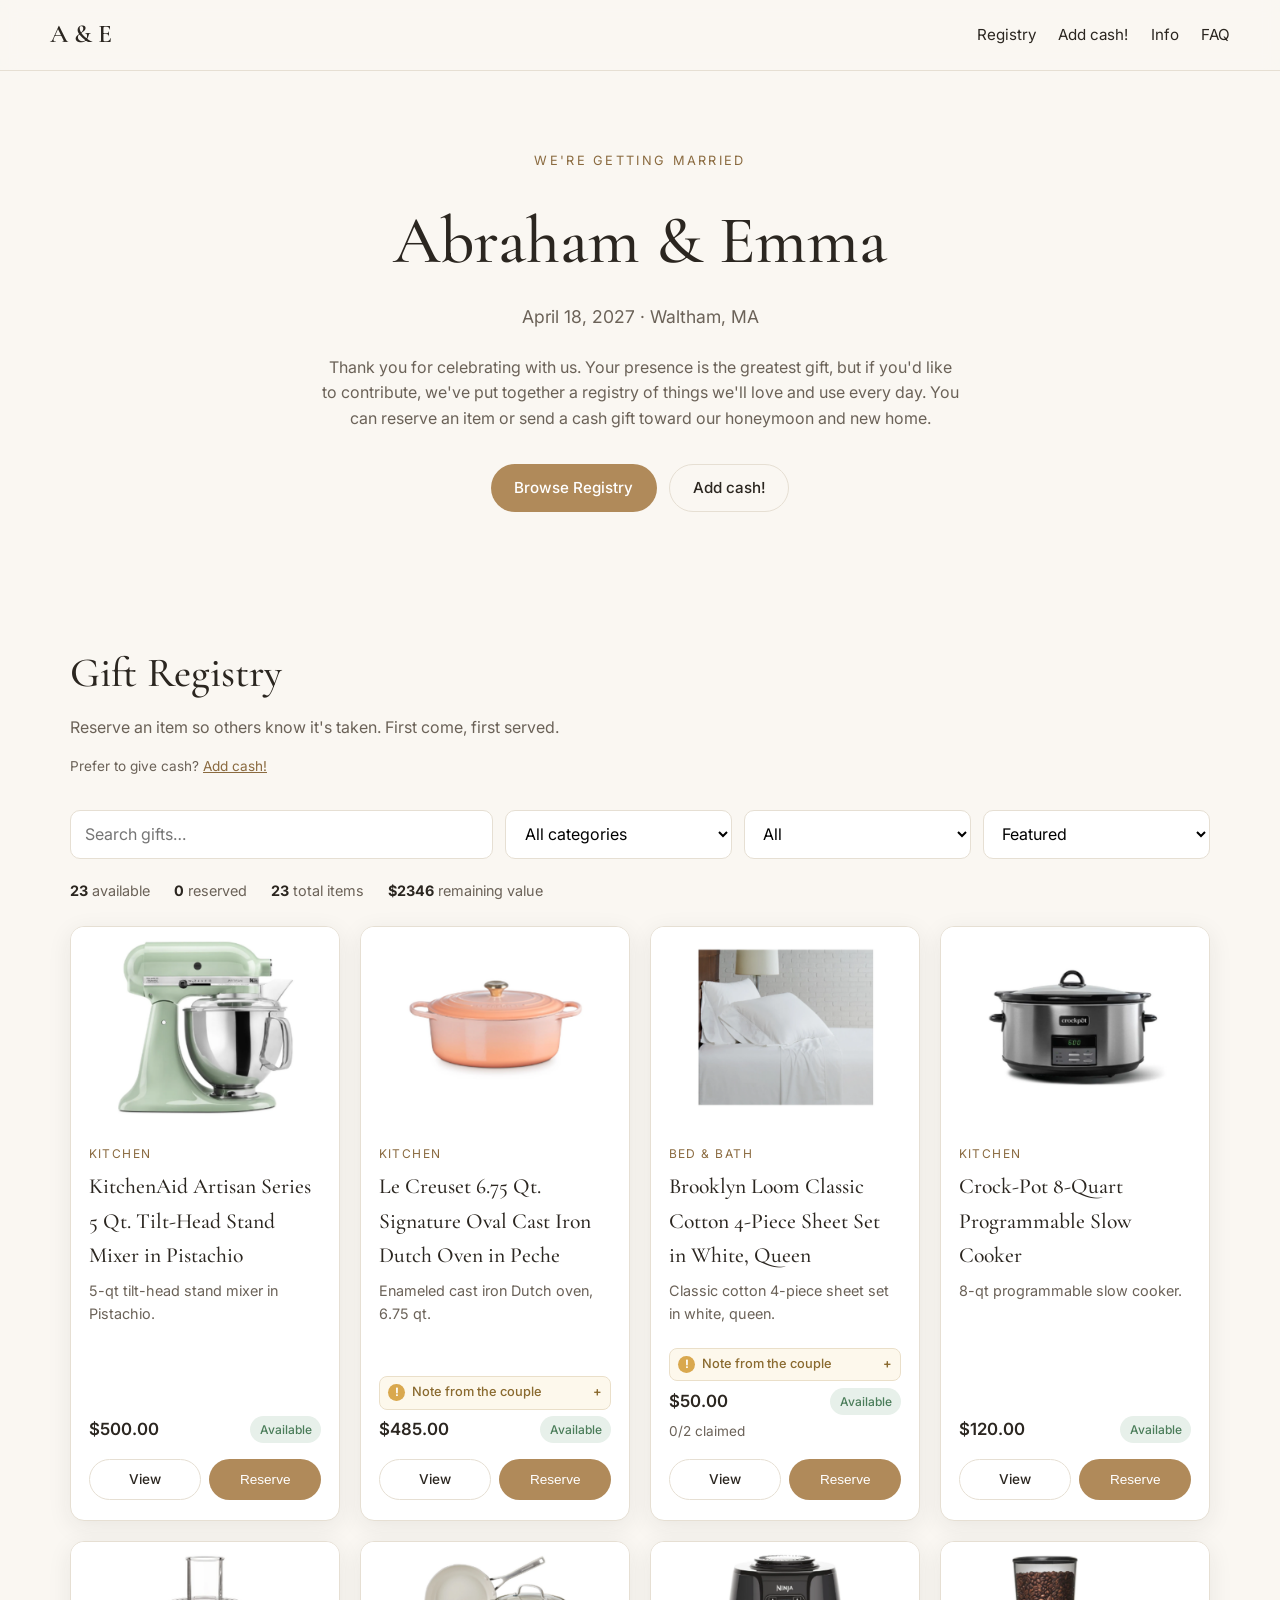
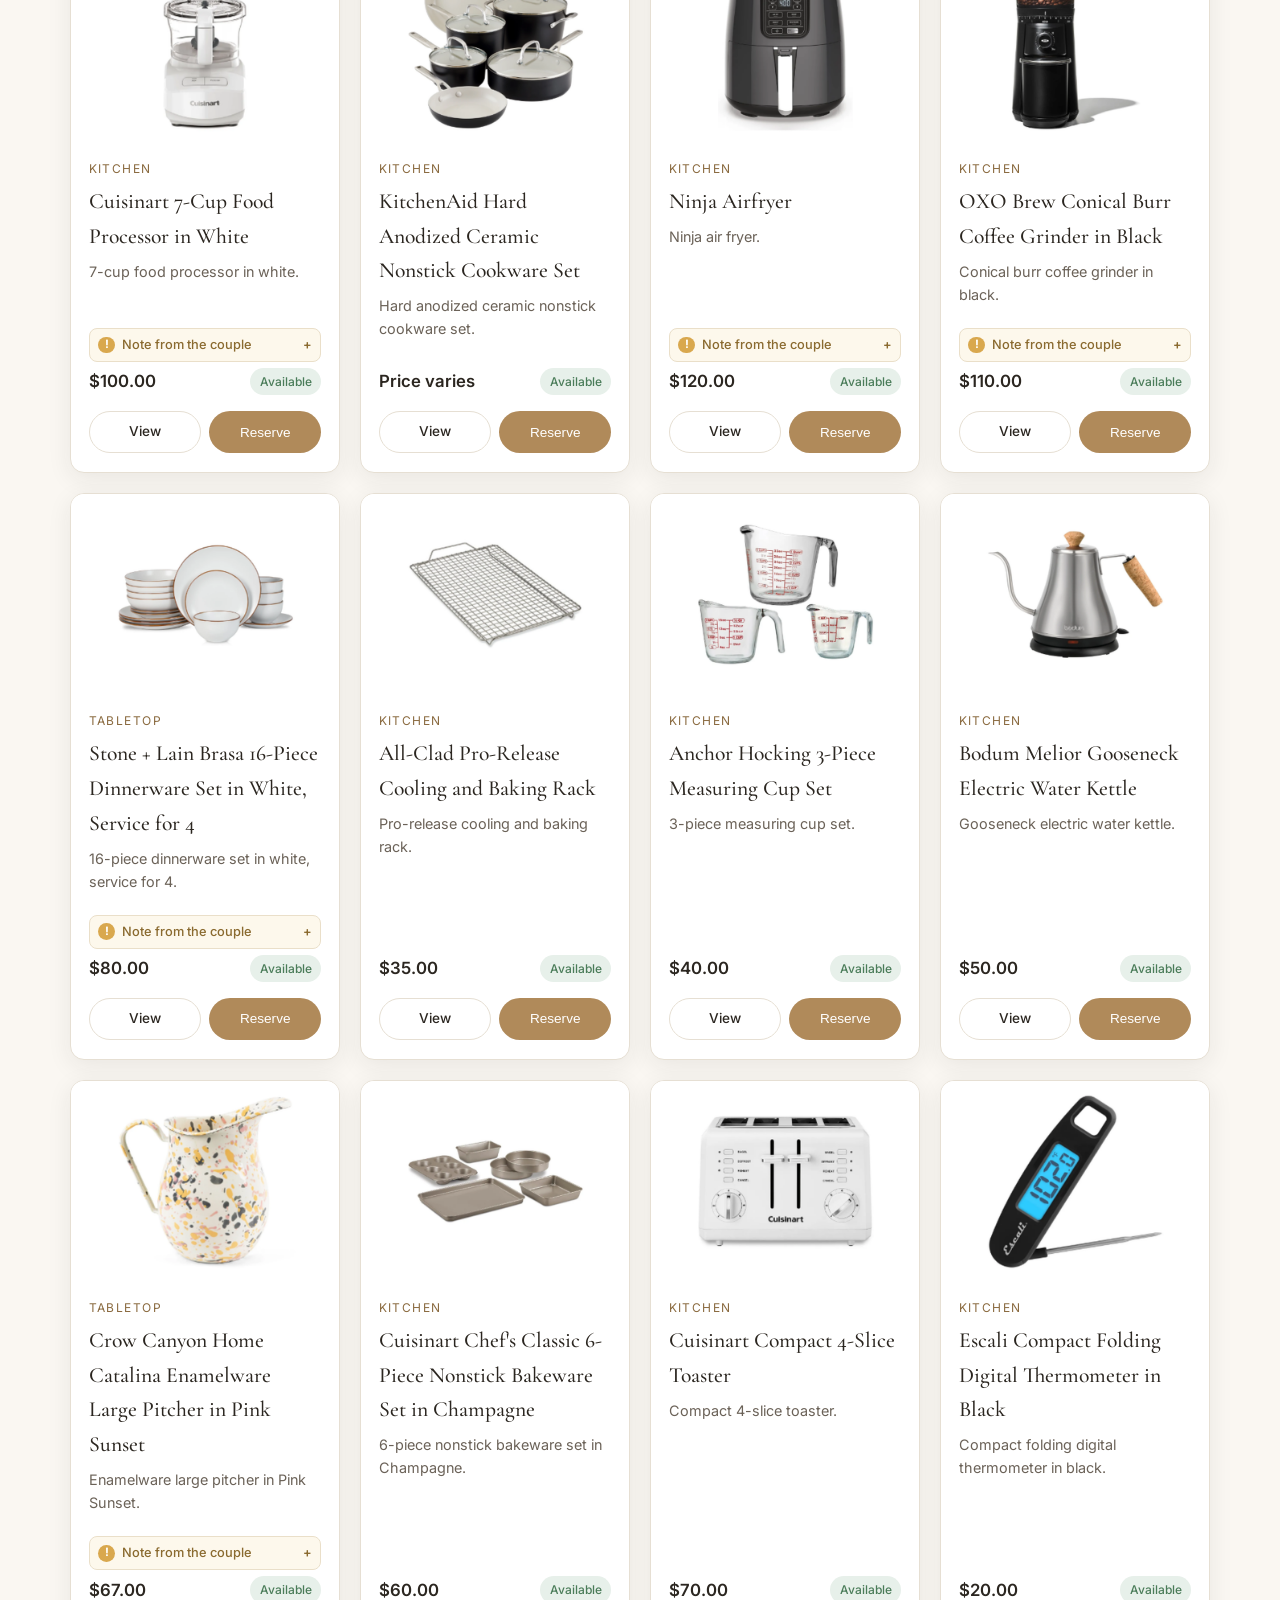
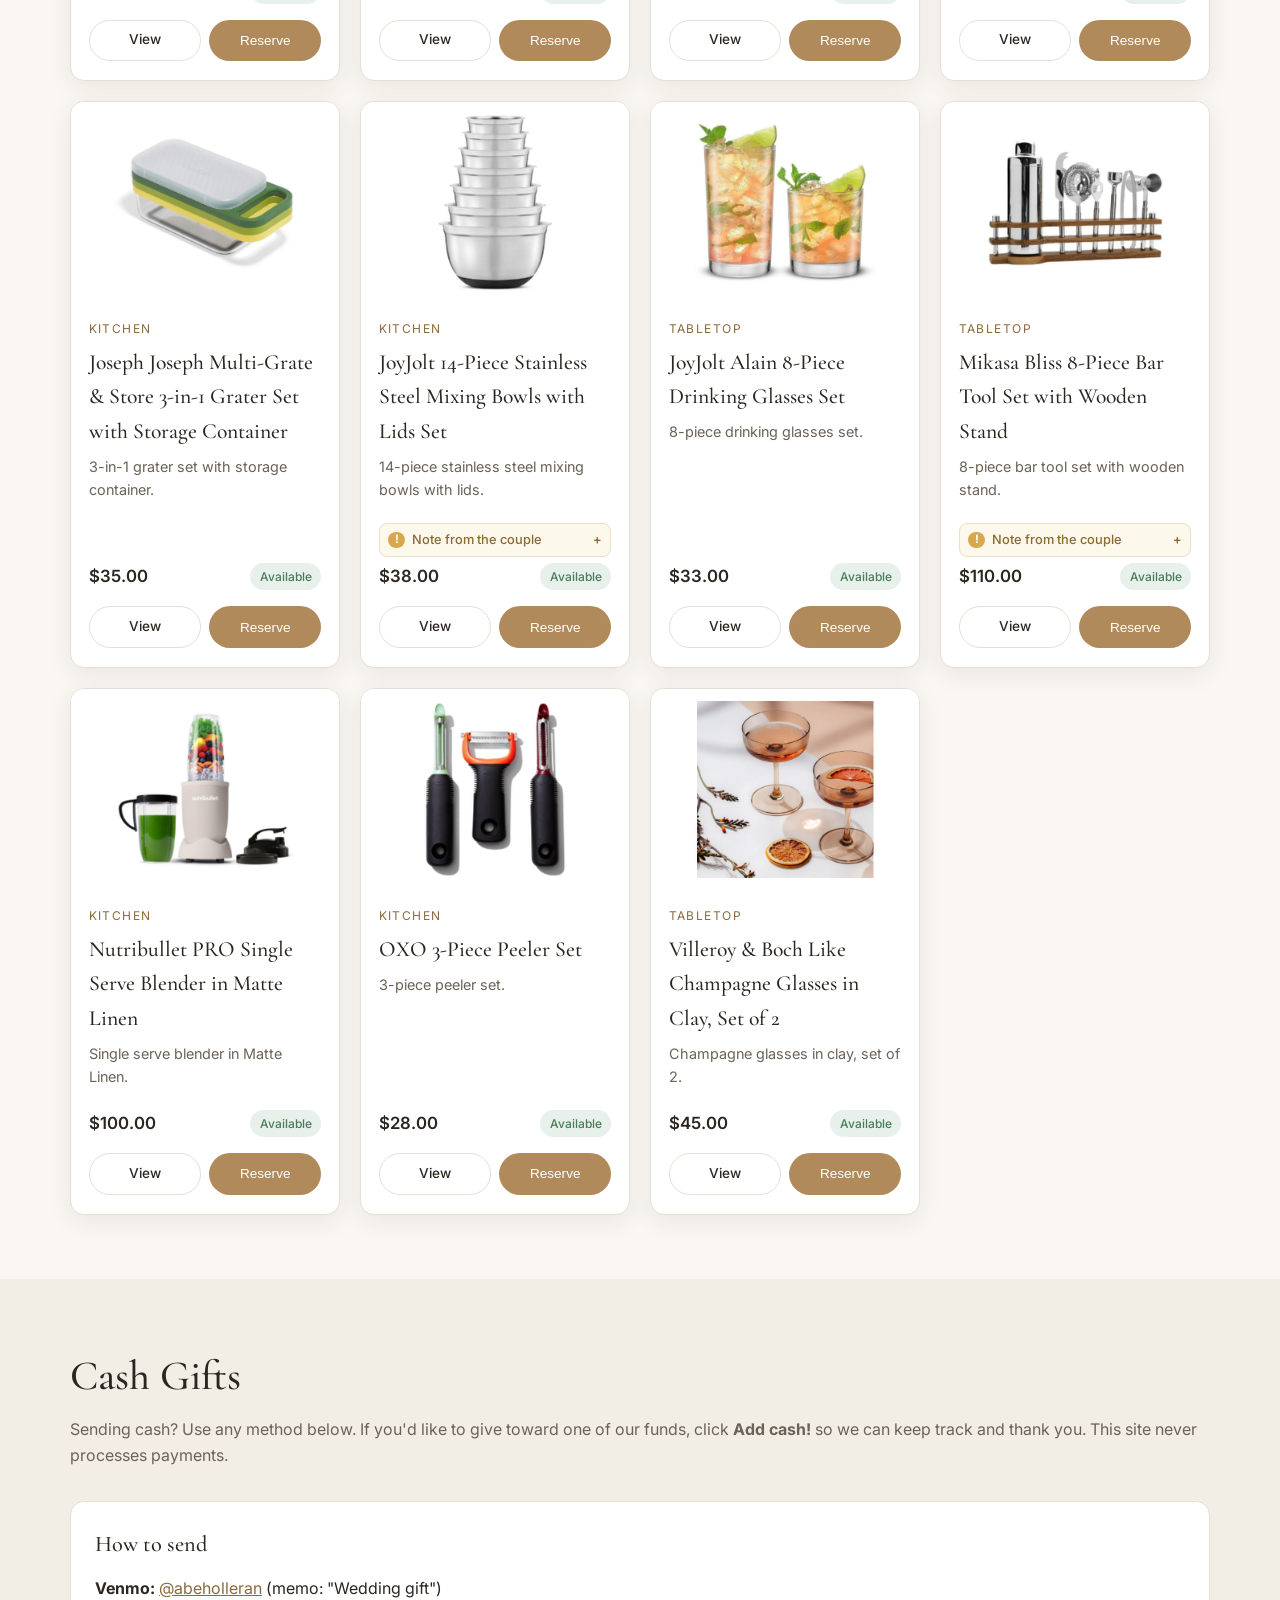
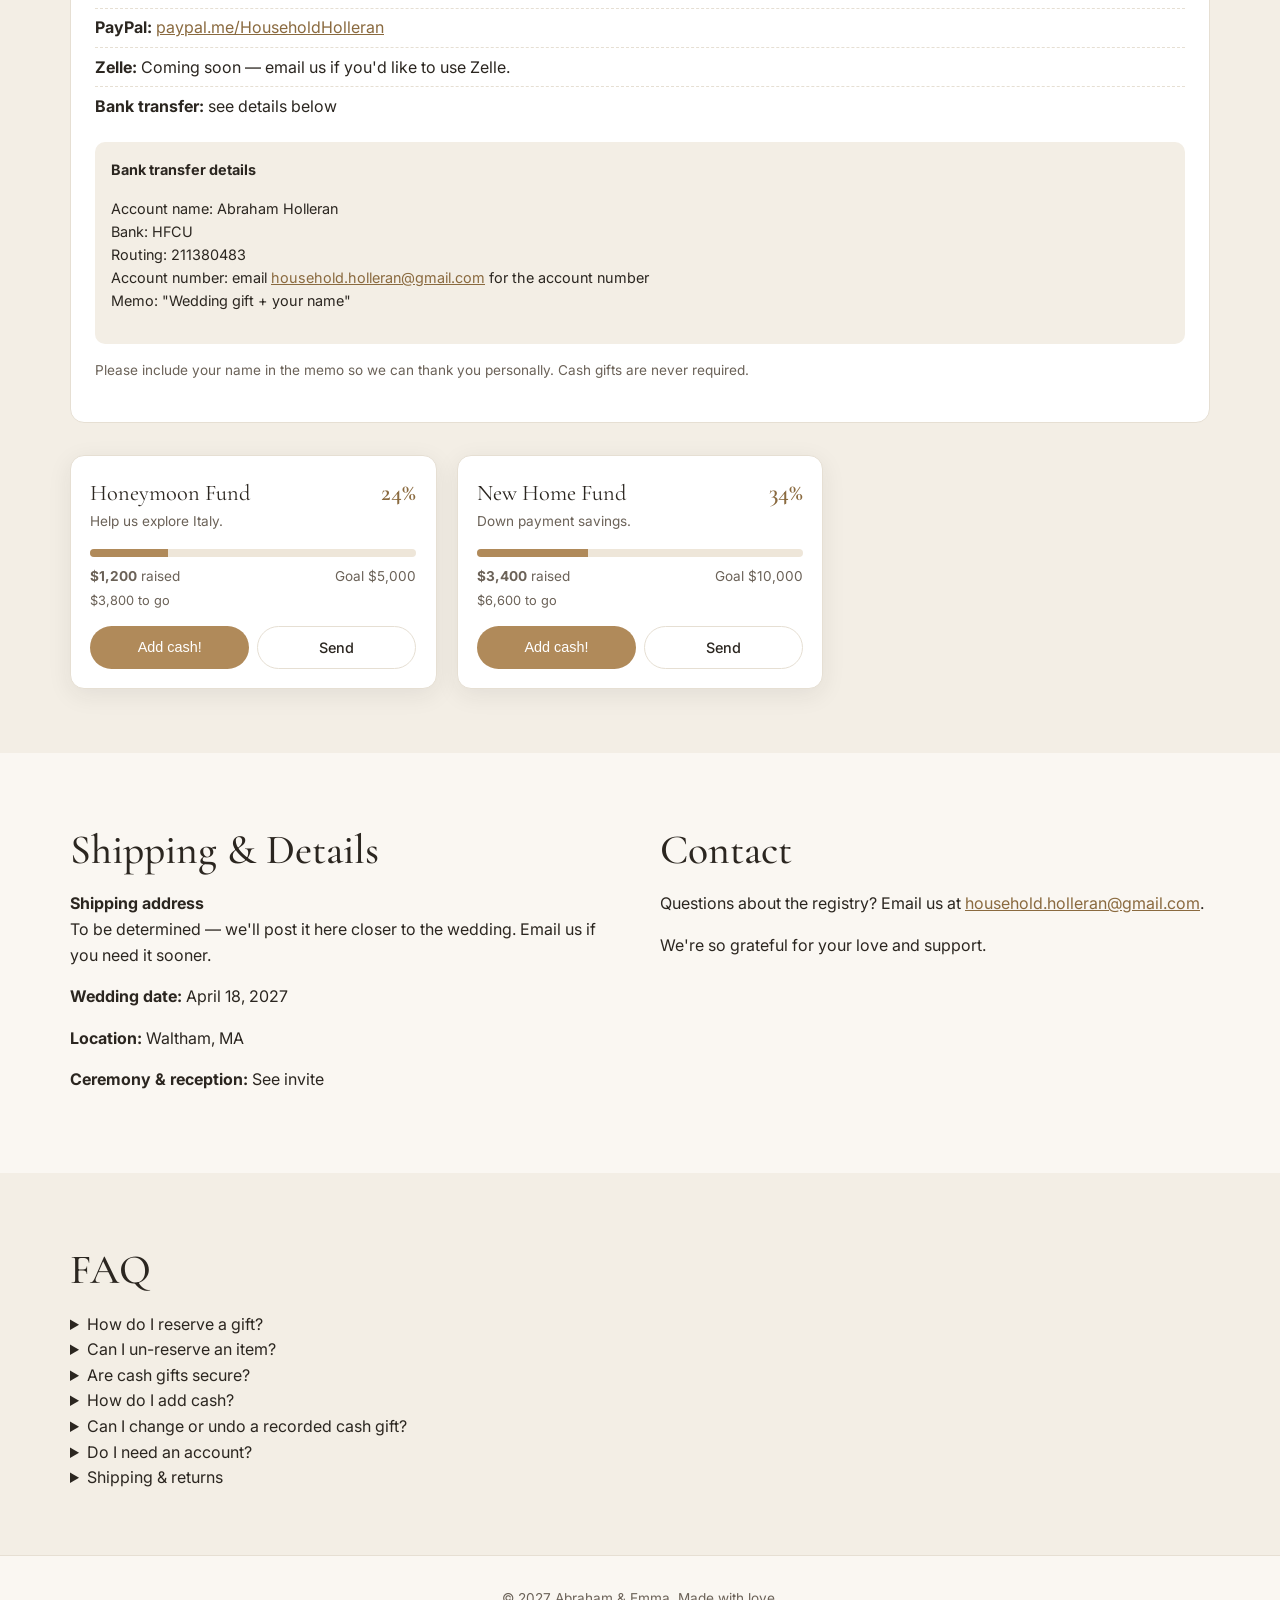
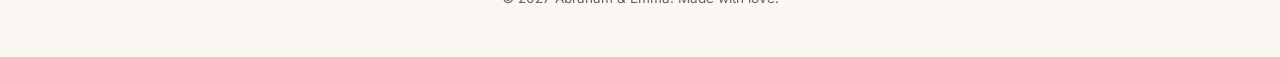
<file: index.html>
<!DOCTYPE html>
<html lang="en">
<head>
  <meta charset="UTF-8" />
  <meta name="viewport" content="width=device-width, initial-scale=1.0" />
  <title>Wedding Registry — Abraham &amp; Emma</title>
  <meta name="description" content="Wedding registry for Abraham &amp; Emma. Browse gifts, reserve an item, or contribute a cash gift." />
  <link rel="icon" type="image/svg+xml" href="favicon.svg" />
  <link rel="preconnect" href="https://fonts.googleapis.com" />
  <link rel="preconnect" href="https://fonts.gstatic.com" crossorigin />
  <link href="https://fonts.googleapis.com/css2?family=Cormorant+Garamond:wght@400;500;600&family=Inter:wght@400;500;600&display=swap" rel="stylesheet" />
  <link rel="stylesheet" href="styles.css?v=8" />
</head>
<body>
  <header class="site-header">
    <div class="container header-inner">
      <a class="brand" href="#top">A &amp; E</a>
      <nav class="nav">
        <a href="#registry">Registry</a>
        <a href="#cash">Add cash!</a>
        <a href="#info">Info</a>
        <a href="#faq">FAQ</a>
      </nav>
    </div>
  </header>

  <main id="top">
    <section class="hero">
      <div class="container hero-inner">
        <p class="eyebrow">We're getting married</p>
        <h1>Abraham &amp; Emma</h1>
        <p class="date">April 18, 2027 &middot; Waltham, MA</p>
        <p class="intro">
          Thank you for celebrating with us. Your presence is the greatest gift, but if you'd like to
          contribute, we've put together a registry of things we'll love and use every day. You can reserve
          an item or send a cash gift toward our honeymoon and new home.
        </p>
        <div class="hero-actions">
          <a class="btn btn-primary" href="#registry">Browse Registry</a>
          <a class="btn btn-ghost" href="#cash">Add cash!</a>
        </div>
      </div>
    </section>

    <section id="registry" class="section">
      <div class="container">
        <div class="section-head">
          <h2>Gift Registry</h2>
          <p class="muted">Reserve an item so others know it's taken. First come, first served.</p>
          <p class="muted small">Prefer to give cash? <a href="#cash">Add cash!</a></p>
        </div>

        <div class="toolbar">
          <input id="search" type="search" placeholder="Search gifts…" aria-label="Search gifts" />
          <select id="category" aria-label="Filter by category">
            <option value="">All categories</option>
          </select>
          <select id="status" aria-label="Filter by status">
            <option value="all">All</option>
            <option value="available">Available</option>
            <option value="reserved">Reserved</option>
          </select>
          <select id="sort" aria-label="Sort">
            <option value="featured">Featured</option>
            <option value="price-asc">Price: Low to High</option>
            <option value="price-desc">Price: High to Low</option>
            <option value="name">Name A–Z</option>
          </select>
        </div>

        <div id="stats" class="stats"></div>
        <div id="gift-grid" class="gift-grid" aria-live="polite"></div>
        <div id="empty" class="empty" hidden>No gifts match your filters.</div>
        <div id="loading" class="loading">Loading registry…</div>
      </div>
    </section>

    <section id="cash" class="section section-alt">
      <div class="container">
        <div class="section-head">
          <h2>Cash Gifts</h2>
          <p class="muted">Sending cash? Use any method below. If you'd like to give toward one of our funds, click <strong>Add cash!</strong> so we can keep track and thank you. This site never processes payments.</p>
        </div>

        <div class="cash-methods">
          <h3>How to send</h3>
          <ul class="methods">
            <li><strong>Venmo:</strong> <a href="https://venmo.com/u/abeholleran" target="_blank" rel="noopener">@abeholleran</a> (memo: "Wedding gift")</li>
            <li><strong>PayPal:</strong> <a href="https://paypal.me/HouseholdHolleran" target="_blank" rel="noopener">paypal.me/HouseholdHolleran</a></li>
            <li><strong>Zelle:</strong> Coming soon — email us if you'd like to use Zelle.</li>
            <li><strong>Bank transfer:</strong> see details below</li>
          </ul>
          <div class="bank-box">
            <p><strong>Bank transfer details</strong></p>
            <p>Account name: Abraham Holleran<br />
            Bank: HFCU<br />
            Routing: 211380483<br />
            Account number: email <a href="mailto:household.holleran@gmail.com">household.holleran@gmail.com</a> for the account number<br />
            Memo: "Wedding gift + your name"</p>
          </div>
          <p class="muted small">Please include your name in the memo so we can thank you personally. Cash gifts are never required.</p>
        </div>

        <div id="funds-empty" class="empty" hidden>
          <p><strong>Cash funds are coming soon.</strong></p>
          <p class="muted">In the meantime, you can still send a cash gift using the methods above.</p>
        </div>

        <div id="funds" class="funds"></div>
      </div>
    </section>

    <section id="info" class="section">
      <div class="container two-col">
        <div>
          <h2>Shipping &amp; Details</h2>
          <p><strong>Shipping address</strong><br />
          To be determined — we'll post it here closer to the wedding. Email us if you need it sooner.</p>
          <p><strong>Wedding date:</strong> April 18, 2027</p>
          <p><strong>Location:</strong> Waltham, MA</p>
          <p><strong>Ceremony &amp; reception:</strong> See invite</p>
        </div>
        <div>
          <h2>Contact</h2>
          <p>Questions about the registry? Email us at <a href="mailto:household.holleran@gmail.com">household.holleran@gmail.com</a>.</p>
          <p>We're so grateful for your love and support.</p>
        </div>
      </div>
    </section>

    <section id="faq" class="section section-alt">
      <div class="container">
        <h2>FAQ</h2>
        <details>
          <summary>How do I reserve a gift?</summary>
          <p>Click "Reserve" on any available item and enter your name. The item will be marked reserved for everyone immediately.</p>
        </details>
        <details>
          <summary>Can I un-reserve an item?</summary>
          <p>Yes. Open the reserved item, click "Cancel reservation", and confirm you made the reservation. It works from any device. If anything goes wrong, email us and we'll release it.</p>
        </details>
        <details>
          <summary>Are cash gifts secure?</summary>
          <p>Cash gifts go directly to us via Venmo/PayPal/Zelle/bank transfer. This site never processes payments or stores card details.</p>
        </details>
        <details>
          <summary>How do I add cash?</summary>
          <p>Send your gift using any method in the Cash Gifts section, then click <strong>Add cash!</strong> on the fund and enter the amount you sent or are sending. The progress bar updates immediately.</p>
        </details>
        <details>
          <summary>Can I change or undo a recorded cash gift?</summary>
          <p>Recorded gifts cannot be undone from the site. If you need to correct something, email us at <a href="mailto:household.holleran@gmail.com">household.holleran@gmail.com</a> and we'll update it.</p>
        </details>
        <details>
          <summary>Do I need an account?</summary>
          <p>No. Just your name when reserving. No passwords, no sign-up.</p>
        </details>
        <details>
          <summary>Shipping &amp; returns</summary>
          <p>Shipping details are still being finalized. We'll post the address here; email us in the meantime if you need it.</p>
        </details>
      </div>
    </section>
  </main>

  <footer class="site-footer">
    <div class="container">
      <p>&copy; 2027 Abraham &amp; Emma. Made with love.</p>
    </div>
  </footer>

  <!-- Reserve modal -->
  <div id="modal" class="modal" hidden>
    <div class="modal-card" role="dialog" aria-modal="true" aria-labelledby="modal-title">
      <button class="modal-close" id="modal-close" aria-label="Close">&times;</button>
      <h3 id="modal-title">Reserve this gift</h3>
      <p id="modal-item" class="muted"></p>
      <form id="reserve-form">
        <label>Your name
          <input name="name" type="text" required maxlength="80" placeholder="Jane Doe" />
        </label>
        <label>Message (optional)
          <textarea name="message" rows="3" maxlength="200" placeholder="Congrats!"></textarea>
        </label>
        <div class="modal-actions">
          <button type="button" class="btn btn-ghost" id="modal-cancel">Cancel</button>
          <button type="submit" class="btn btn-primary">Reserve</button>
        </div>
        <p id="modal-status" class="form-status" role="status"></p>
      </form>
    </div>
  </div>

  <!-- Cancel reservation modal -->
  <div id="cancel-modal" class="modal" hidden>
    <div class="modal-card" role="dialog" aria-modal="true" aria-labelledby="cancel-title">
      <button class="modal-close" id="cancel-close" aria-label="Close">&times;</button>
      <h3 id="cancel-title">Cancel this reservation?</h3>
      <p id="cancel-item" class="muted"></p>
      <p class="warning-box"><strong>This releases the gift for other guests.</strong> Only continue if you are the person who made the reservation. Cancelling cannot be undone.</p>
      <form id="cancel-form">
        <label class="check-line">
          <input type="checkbox" id="cancel-confirm" />
          <span>I confirm that I made this reservation.</span>
        </label>
        <div class="modal-actions">
          <button type="button" class="btn btn-ghost" id="cancel-keep">Keep reservation</button>
          <button type="submit" class="btn btn-danger" id="cancel-submit" disabled>Cancel reservation</button>
        </div>
        <p id="cancel-status" class="form-status" role="status"></p>
      </form>
    </div>
  </div>

  <!-- Add cash modal -->
  <div id="fund-modal" class="modal" hidden>
    <div class="modal-card" role="dialog" aria-modal="true" aria-labelledby="fund-title">
      <button class="modal-close" id="fund-close" aria-label="Close">&times;</button>
      <h3 id="fund-title">Add cash</h3>
      <p id="fund-item" class="muted"></p>
      <p id="fund-progress" class="muted small"></p>
      <p id="fund-send" class="fund-send" hidden></p>
      <form id="fund-form">
        <label>Amount (USD)
          <span class="amount-field">
            <span aria-hidden="true">$</span>
            <input id="fund-amount" name="amount" type="number" inputmode="decimal" min="0.01" step="0.01" required placeholder="100.00" />
          </span>
        </label>
        <label>Your name (optional — helps us thank you)
          <input id="fund-name" name="name" type="text" maxlength="80" placeholder="Jane Doe" autocomplete="name" />
        </label>
        <label>Note (optional)
          <textarea id="fund-note" name="note" rows="2" maxlength="200" placeholder="Sent via Venmo"></textarea>
        </label>
        <p class="fund-disclaimer">This records your gift so we can thank you. It does not send money — use the payment details above first.</p>
        <div class="modal-actions">
          <button type="button" class="btn btn-ghost" id="fund-cancel">Cancel</button>
          <button type="submit" class="btn btn-primary" id="fund-submit">Add cash</button>
        </div>
        <p id="fund-status" class="form-status" role="status"></p>
      </form>
    </div>
  </div>

  <script src="config.js?v=7"></script>
  <script src="gifts-data.js?v=6"></script>
  <script src="app.js?v=9"></script>
</body>
</html>
</file>
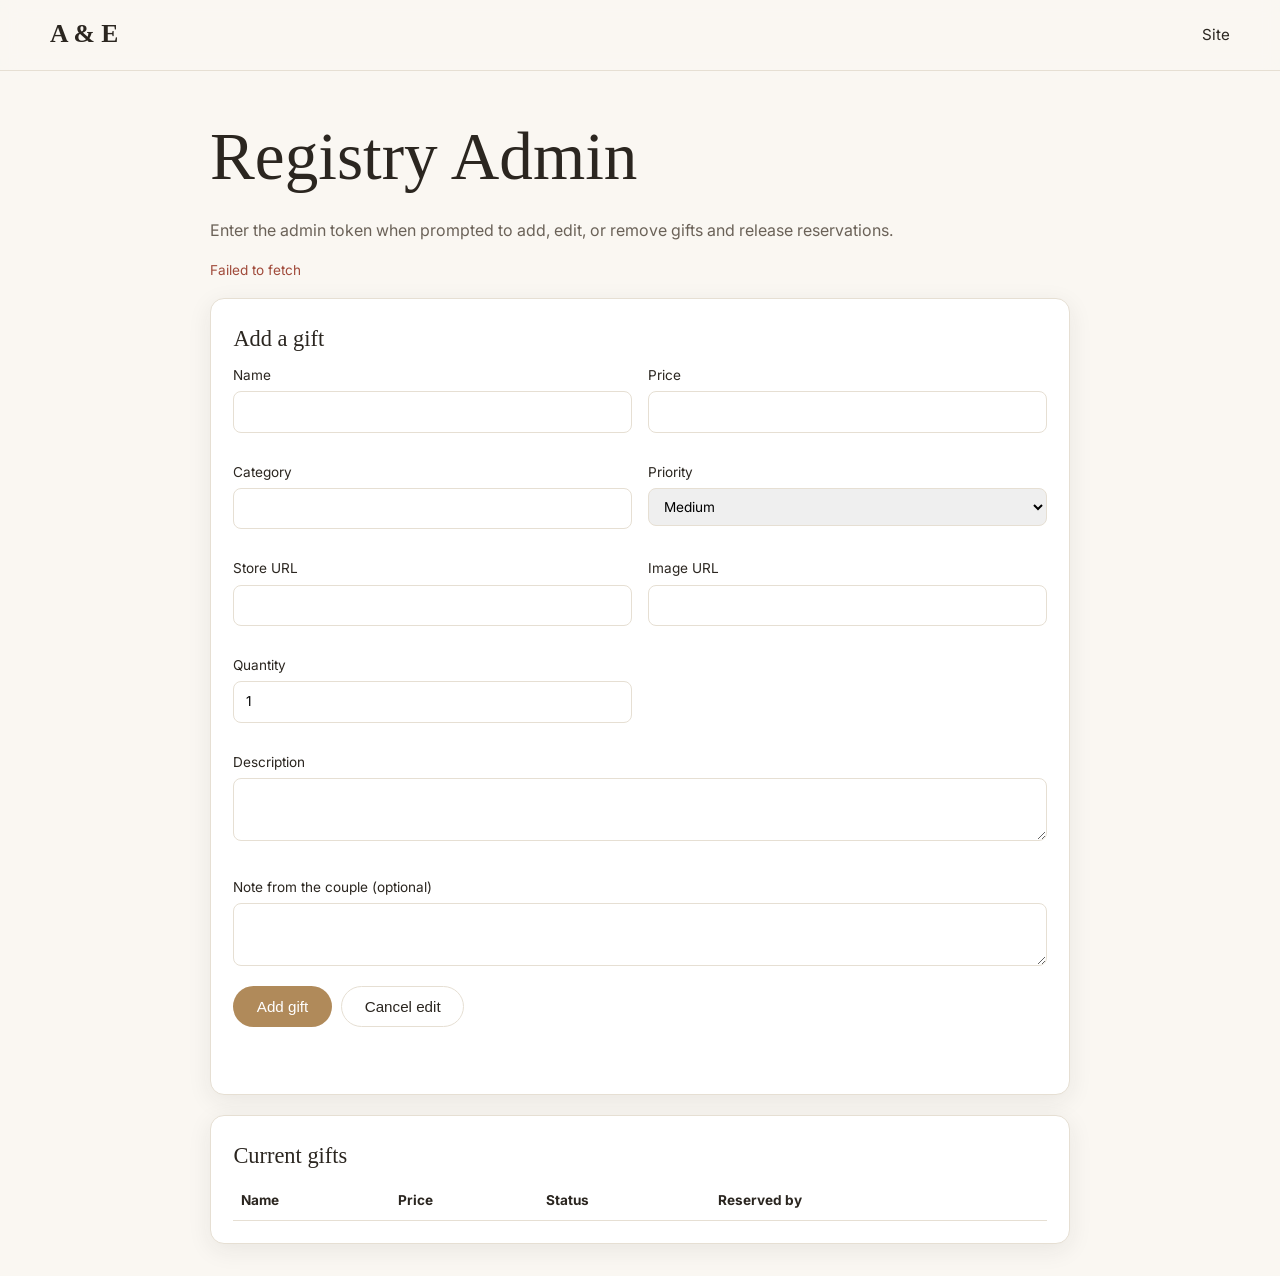
<file: admin.html>
<!DOCTYPE html>
<html lang="en">
<head>
  <meta charset="UTF-8" />
  <meta name="viewport" content="width=device-width, initial-scale=1.0" />
  <title>Registry Admin</title>
  <link rel="icon" type="image/svg+xml" href="favicon.svg" />
  <link href="https://fonts.googleapis.com/css2?family=Inter:wght@400;500;600&display=swap" rel="stylesheet" />
  <link rel="stylesheet" href="styles.css?v=7" />
  <style>
    .admin { max-width: 900px; margin: 2rem auto; padding: 0 1.25rem; }
    .card { background:#fff; border:1px solid var(--border); border-radius:var(--radius); padding:1.4rem; margin-bottom:1.2rem; box-shadow:var(--shadow); }
    .grid { display:grid; grid-template-columns:1fr 1fr; gap:1rem; }
    .grid .full { grid-column:1/-1; }
    label { display:block; font-size:.85rem; margin-bottom:.8rem; }
    input,textarea,select { width:100%; margin-top:.3rem; padding:.55rem .7rem; border:1px solid var(--border); border-radius:8px; font:inherit; }
    .row { display:flex; gap:.6rem; flex-wrap:wrap; }
    table { width:100%; border-collapse:collapse; font-size:.85rem; }
    .table-wrap { overflow-x:auto; }
    td .btn { padding:.4rem .8rem; font-size:.78rem; white-space:nowrap; }
    th,td { padding:.5rem; border-bottom:1px solid var(--border); text-align:left; }
    .danger { color: var(--danger); }
  </style>
</head>
<body>
  <header class="site-header"><div class="container header-inner"><a class="brand" href="index.html">A &amp; E</a><nav class="nav"><a href="index.html">Site</a></nav></div></header>
  <div class="admin">
    <h1>Registry Admin</h1>
    <p class="muted">Enter the admin token when prompted to add, edit, or remove gifts and release reservations.</p>
    <p id="a-load-status" class="form-status" role="status"></p>

    <div class="card">
      <h3 id="a-form-title">Add a gift</h3>
      <div class="grid">
        <label>Name <input id="a-name" required /></label>
        <label>Price <input id="a-price" type="number" step="0.01" /></label>
        <label>Category <input id="a-cat" /></label>
        <label>Priority
          <select id="a-prio"><option value="high">High</option><option value="medium" selected>Medium</option><option value="low">Low</option></select>
        </label>
        <label>Store URL <input id="a-url" /></label>
        <label>Image URL <input id="a-img" /></label>
        <label>Quantity <input id="a-qty" type="number" value="1" min="1" /></label>
        <label class="full">Description <textarea id="a-desc" rows="2"></textarea></label>
        <label class="full">Note from the couple (optional) <textarea id="a-note" rows="2"></textarea></label>
      </div>
      <div class="row">
        <button class="btn btn-primary" id="a-add">Add gift</button>
        <button class="btn btn-ghost" id="a-cancel-edit" hidden>Cancel edit</button>
      </div>
      <p id="a-status" class="form-status"></p>
    </div>

    <div class="card">
      <h3>Current gifts</h3>
      <div class="table-wrap">
        <table><thead><tr><th>Name</th><th>Price</th><th>Status</th><th>Reserved by</th><th></th></tr></thead><tbody id="a-list"></tbody></table>
      </div>
    </div>
  </div>
  <script src="config.js?v=7"></script>
  <script src="admin.js?v=7"></script>
</body>
</html>
</file>
<file: styles.css>
:root {
  --bg: #faf7f2;
  --surface: #ffffff;
  --text: #2b2620;
  --muted: #6b6258;
  --accent: #b08a5a;
  --accent-dark: #8a6a3f;
  --border: #e6dfd3;
  --success: #4a7c59;
  --danger: #a04a3a;
  --radius: 14px;
  --shadow: 0 6px 24px rgba(43,38,32,.08);
  --max: 1180px;
}

* { box-sizing: border-box; }
html { scroll-behavior: smooth; }
body {
  margin: 0;
  font-family: 'Inter', system-ui, -apple-system, sans-serif;
  color: var(--text);
  background: var(--bg);
  line-height: 1.6;
}
h1,h2,h3 { font-family: 'Cormorant Garamond', Georgia, serif; font-weight: 500; margin: 0 0 .5rem; }
h1 { font-size: clamp(2.6rem, 6vw, 4.2rem); }
h2 { font-size: clamp(1.9rem, 4vw, 2.6rem); }
h3 { font-size: 1.4rem; }
p { margin: 0 0 1rem; }
a { color: var(--accent-dark); }
.muted { color: var(--muted); }
.small { font-size: .85rem; }

.container { max-width: var(--max); margin: 0 auto; padding: 0 1.25rem; }

.site-header {
  position: sticky; top: 0; z-index: 50;
  background: rgba(250,247,242,.85);
  backdrop-filter: blur(8px);
  border-bottom: 1px solid var(--border);
}
.header-inner { display: flex; align-items: center; justify-content: space-between; padding: .9rem 0; }
.brand { font-family: 'Cormorant Garamond', serif; font-size: 1.6rem; font-weight: 600; text-decoration: none; color: var(--text); }
.nav { display: flex; gap: 1.4rem; }
.nav a { text-decoration: none; color: var(--text); font-size: .95rem; }
.nav a:hover { color: var(--accent-dark); }

.hero { padding: 5rem 0 4rem; text-align: center; }
.eyebrow { text-transform: uppercase; letter-spacing: .18em; font-size: .8rem; color: var(--accent-dark); margin-bottom: 1rem; }
.date { color: var(--muted); font-size: 1.1rem; margin-bottom: 1.5rem; }
.intro { max-width: 640px; margin: 0 auto 2rem; color: var(--muted); }
.hero-actions { display: flex; gap: .8rem; justify-content: center; flex-wrap: wrap; }

.btn {
  display: inline-flex; align-items: center; justify-content: center;
  padding: .7rem 1.4rem; border-radius: 999px; border: 1px solid transparent;
  font-weight: 500; text-decoration: none; cursor: pointer; font-size: .95rem;
  transition: transform .15s ease, background .15s ease, box-shadow .15s ease;
}
.btn:hover { transform: translateY(-1px); }
.btn-primary { background: var(--accent); color: #fff; }
.btn-primary:hover { background: var(--accent-dark); }
.btn-ghost { background: transparent; border-color: var(--border); color: var(--text); }
.btn-ghost.danger { color: var(--danger); border-color: #e0c4bd; }
.btn-ghost.danger:hover { background: #f7ece9; }
.btn-danger { background: var(--danger); color: #fff; }
.btn-danger:hover { background: #863c2f; }
.btn:disabled { opacity: .5; cursor: not-allowed; transform: none; }

.section { padding: 4rem 0; }
.section-alt { background: #f3eee5; }
.section-head { margin-bottom: 2rem; }
.section-head .muted { margin-top: .25rem; }

.toolbar {
  display: flex; flex-wrap: wrap; gap: .75rem; margin-bottom: 1.25rem;
}
.toolbar input, .toolbar select {
  padding: .65rem .9rem; border: 1px solid var(--border); border-radius: 10px;
  background: var(--surface); font: inherit; min-width: 160px; flex: 1;
}
.toolbar input { flex: 2; min-width: 200px; }

.stats { display: flex; gap: 1.5rem; flex-wrap: wrap; margin-bottom: 1.5rem; color: var(--muted); font-size: .9rem; }
.stats strong { color: var(--text); }

.gift-grid {
  display: grid; grid-template-columns: repeat(auto-fill, minmax(260px, 1fr)); gap: 1.25rem;
}
.gift-card {
  background: var(--surface); border: 1px solid var(--border); border-radius: var(--radius);
  overflow: hidden; box-shadow: var(--shadow); display: flex; flex-direction: column;
  transition: transform .2s ease;
}
.gift-card:hover { transform: translateY(-3px); }
.gift-img {
  aspect-ratio: 4/3; background: #fff; display: flex; align-items: center; justify-content: center;
  overflow: hidden;
}
.gift-img img { width: 100%; height: 100%; object-fit: contain; }
.gift-body { padding: 1rem 1.1rem 1.2rem; display: flex; flex-direction: column; gap: .4rem; flex: 1; }
.gift-cat { font-size: .75rem; text-transform: uppercase; letter-spacing: .12em; color: var(--accent-dark); }
.gift-name { font-family: 'Cormorant Garamond', serif; font-size: 1.35rem; margin: 0; }
.gift-desc { color: var(--muted); font-size: .9rem; flex: 1; }
.gift-price { font-weight: 600; font-size: 1.05rem; }
.gift-meta { display: flex; align-items: center; justify-content: space-between; gap: .5rem; flex-wrap: wrap; }
.gift-actions { display: flex; gap: .5rem; margin-top: .6rem; }
.gift-actions .btn { flex: 1; padding: .55rem .8rem; font-size: .85rem; }

.gift-note { border: 1px solid #eadfc9; background: #fdf8ec; border-radius: 8px; padding: .35rem .55rem; font-size: .8rem; }
.gift-note summary { display: flex; align-items: center; gap: .4rem; cursor: pointer; list-style: none; font-weight: 500; color: #8a6a2f; }
.gift-note summary::-webkit-details-marker { display: none; }
.gift-note summary::after { content: '+'; margin-left: auto; font-weight: 600; }
.gift-note[open] summary::after { content: '-'; }
.gift-note-icon {
  display: inline-flex; align-items: center; justify-content: center; flex: none;
  width: 1.05rem; height: 1.05rem; border-radius: 50%;
  background: #d9a84e; color: #fff; font-size: .72rem; font-weight: 700; line-height: 1;
}
.gift-note-text { margin: .4rem 0 .1rem; color: var(--text); font-size: .82rem; }

.badge {
  display: inline-block; padding: .25rem .6rem; border-radius: 999px; font-size: .75rem; font-weight: 500;
}
.badge-available { background: #e7f0ea; color: var(--success); }
.badge-reserved { background: #f0e6e3; color: var(--danger); }

.empty, .loading { text-align: center; padding: 3rem 1rem; color: var(--muted); }

.funds { display: grid; grid-template-columns: repeat(auto-fill, minmax(280px, 1fr)); gap: 1.25rem; margin-bottom: 2rem; }
.fund-card { background: var(--surface); border: 1px solid var(--border); border-radius: var(--radius); padding: 1.2rem; box-shadow: var(--shadow); }
.fund-name { font-family: 'Cormorant Garamond', serif; font-size: 1.4rem; }
.progress { height: 8px; background: #eee6d9; border-radius: 999px; overflow: hidden; margin: .6rem 0; }
.progress-bar { height: 100%; background: var(--accent); transition: width .4s ease; }
.fund-amounts { display: flex; justify-content: space-between; font-size: .85rem; color: var(--muted); }
.fund-head { display: flex; align-items: baseline; justify-content: space-between; gap: .75rem; }
.fund-pct { font-family: 'Cormorant Garamond', serif; font-size: 1.5rem; font-weight: 600; color: var(--accent-dark); line-height: 1; }
.fund-remaining { font-size: .8rem; color: var(--muted); margin-top: .2rem; }
.fund-actions { display: flex; gap: .5rem; margin-top: .9rem; }
.fund-actions .btn { flex: 1; padding: .55rem .8rem; font-size: .9rem; }
#cash .funds { margin-bottom: 0; }

.cash-methods { background: var(--surface); border: 1px solid var(--border); border-radius: var(--radius); padding: 1.5rem; margin-bottom: 2rem; }
.methods { list-style: none; padding: 0; margin: 0 0 1rem; }
.methods li { padding: .4rem 0; border-bottom: 1px dashed var(--border); }
.methods li:last-child { border-bottom: none; }
.bank-box { background: #f3eee5; border-radius: 10px; padding: 1rem; margin: 1rem 0; font-size: .9rem; }

.two-col { display: grid; grid-template-columns: 1fr 1fr; gap: 2.5rem; }
@media (max-width: 720px) { .two-col { grid-template-columns: 1fr; } }

.site-footer { padding: 2rem 0; text-align: center; color: var(--muted); font-size: .85rem; border-top: 1px solid var(--border); }

/* Modal */
.modal {
  position: fixed; inset: 0; background: rgba(43,38,32,.45);
  display: flex; align-items: center; justify-content: center; z-index: 100; padding: 1rem;
}
.modal[hidden] { display: none; }
.modal-card {
  background: var(--surface); border-radius: var(--radius); padding: 1.6rem;
  width: min(460px, 100%); box-shadow: 0 20px 60px rgba(0,0,0,.2); position: relative;
}
.modal-close { position: absolute; top: .6rem; right: .9rem; background: none; border: none; font-size: 1.6rem; cursor: pointer; color: var(--muted); }
.modal-card label { display: block; margin-bottom: 1rem; font-size: .9rem; }
.modal-card input, .modal-card textarea {
  width: 100%; margin-top: .35rem; padding: .6rem .8rem; border: 1px solid var(--border);
  border-radius: 8px; font: inherit;
}
.modal-actions { display: flex; justify-content: flex-end; gap: .6rem; margin-top: .5rem; }
.warning-box {
  background: #fdf1ed; border: 1px solid #f0d2c9; color: #7d3527;
  border-radius: 10px; padding: .8rem .9rem; font-size: .88rem;
}
.check-line { display: flex; align-items: flex-start; gap: .55rem; font-size: .88rem; }
.modal-card .check-line input { width: auto; flex: none; margin: .25rem 0 0; }
.amount-field {
  display: flex; align-items: center; margin-top: .35rem; background: var(--surface);
  border: 1px solid var(--border); border-radius: 8px;
}
.amount-field:focus-within { border-color: var(--accent); box-shadow: 0 0 0 3px rgba(176,138,90,.15); }
.amount-field > span { padding-left: .8rem; color: var(--muted); }
.modal-card .amount-field input { border: none; margin: 0; padding: .6rem .8rem .6rem .35rem; background: transparent; }
.modal-card .amount-field input:focus { outline: none; }
.fund-disclaimer {
  background: #fdf8ec; border: 1px solid #eadfc9; border-radius: 8px;
  padding: .55rem .65rem; font-size: .8rem; color: var(--muted);
}
.fund-send { background: #f3eee5; border-radius: 8px; padding: .55rem .65rem; font-size: .82rem; }
.form-status { font-size: .85rem; margin-top: .6rem; min-height: 1.2rem; }
.form-status.error { color: var(--danger); }
.form-status.success { color: var(--success); }
</file>
